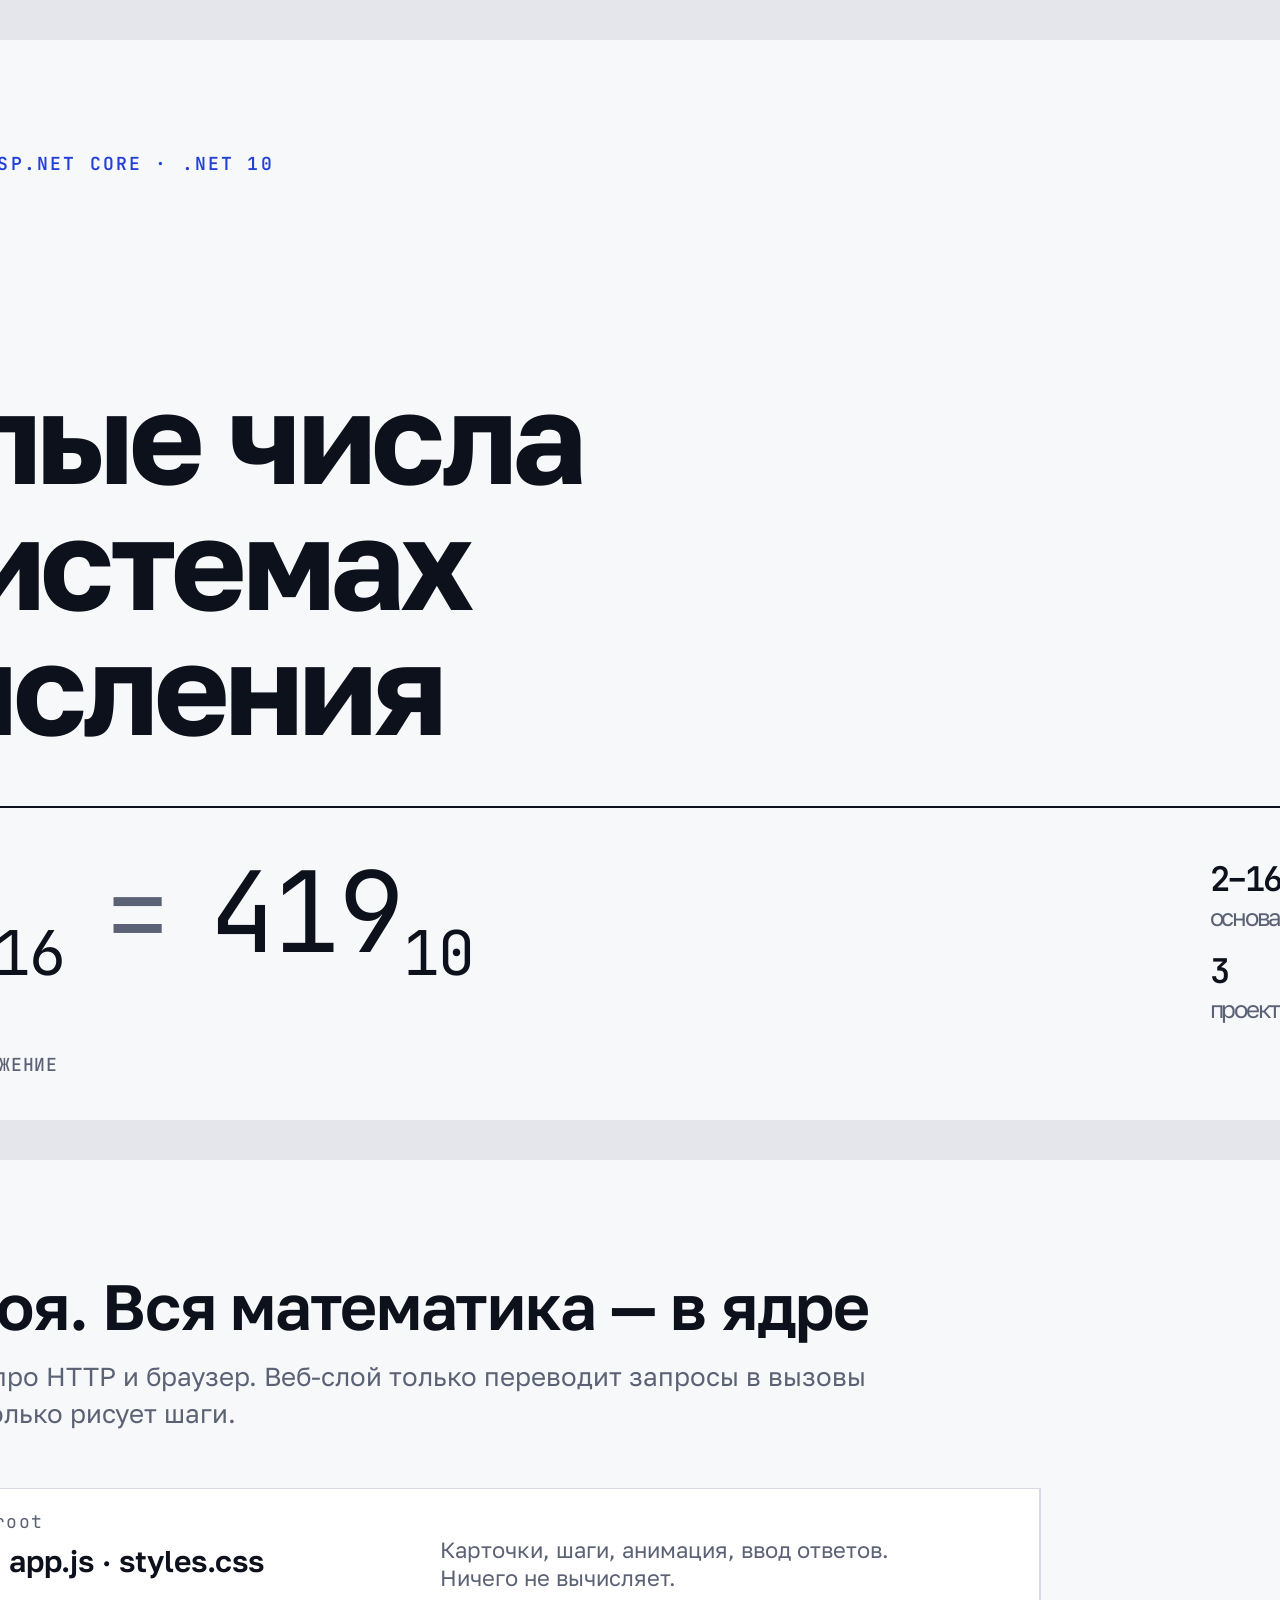
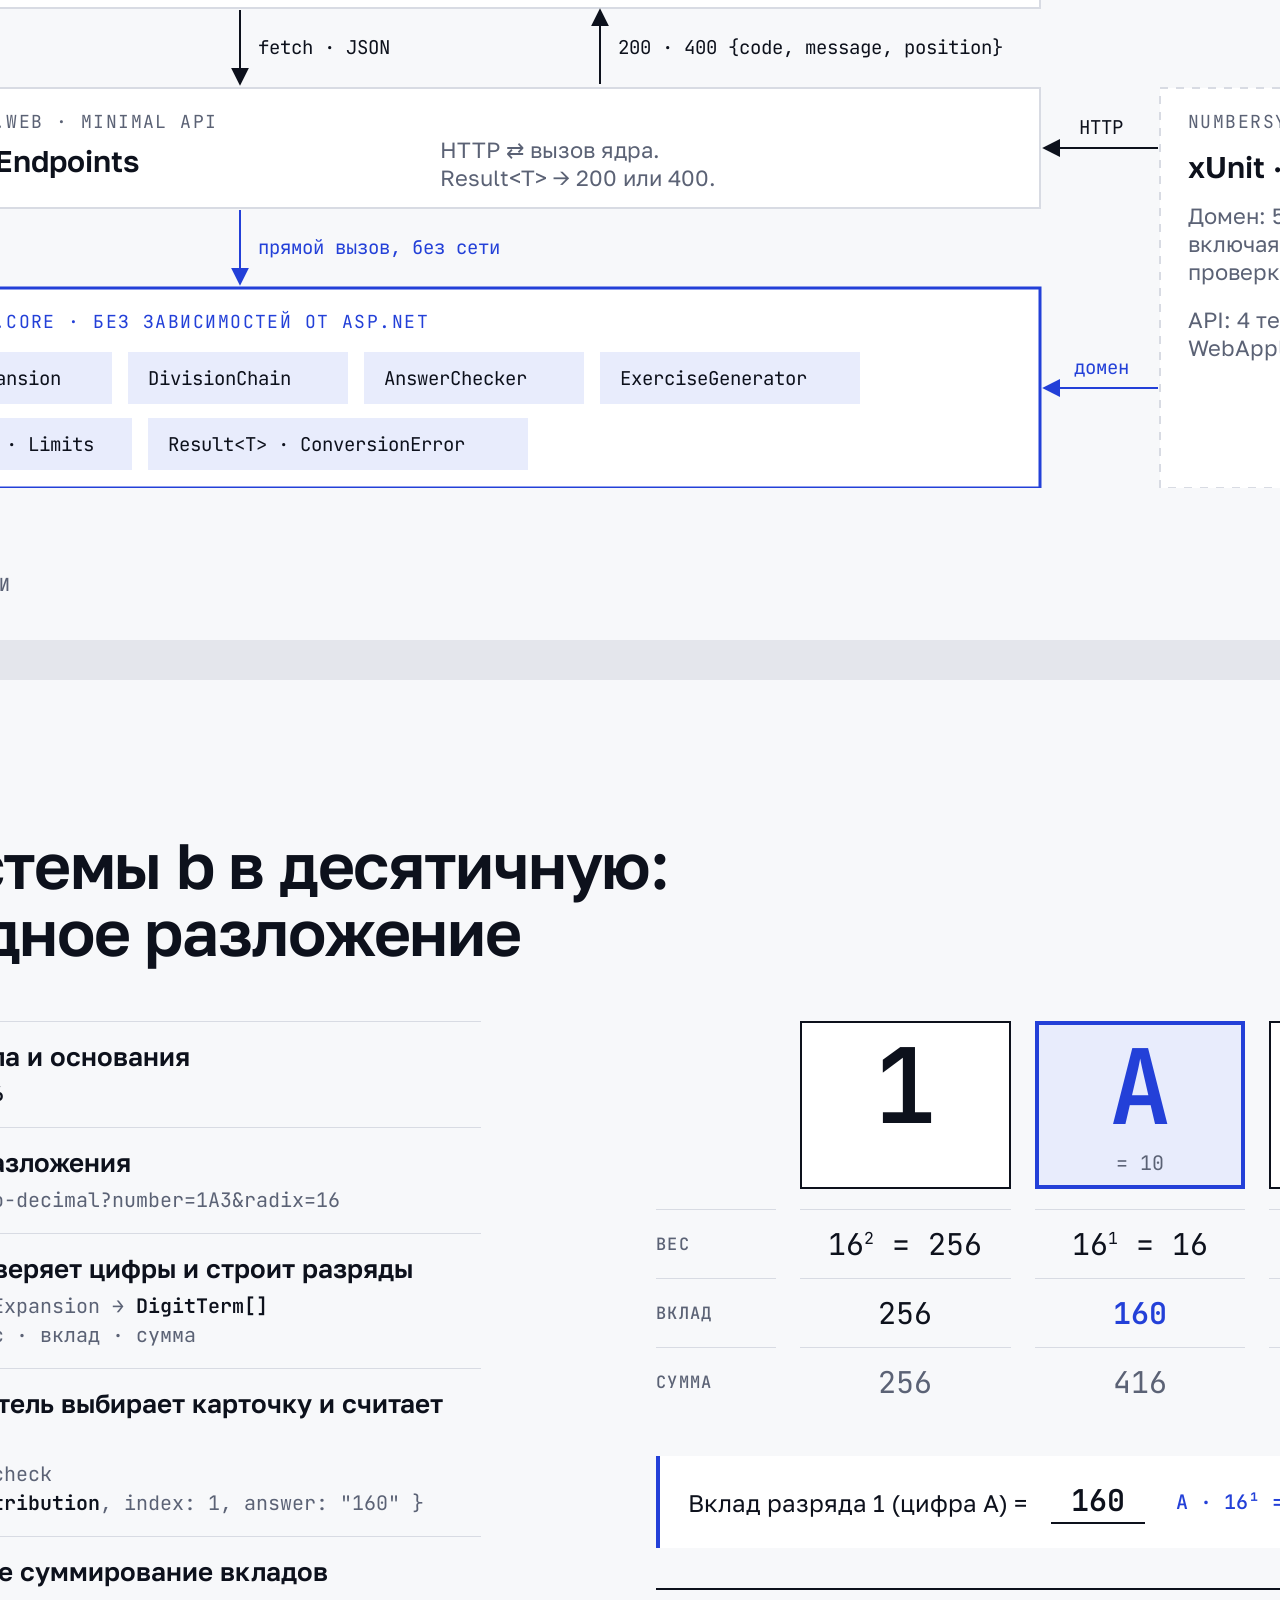
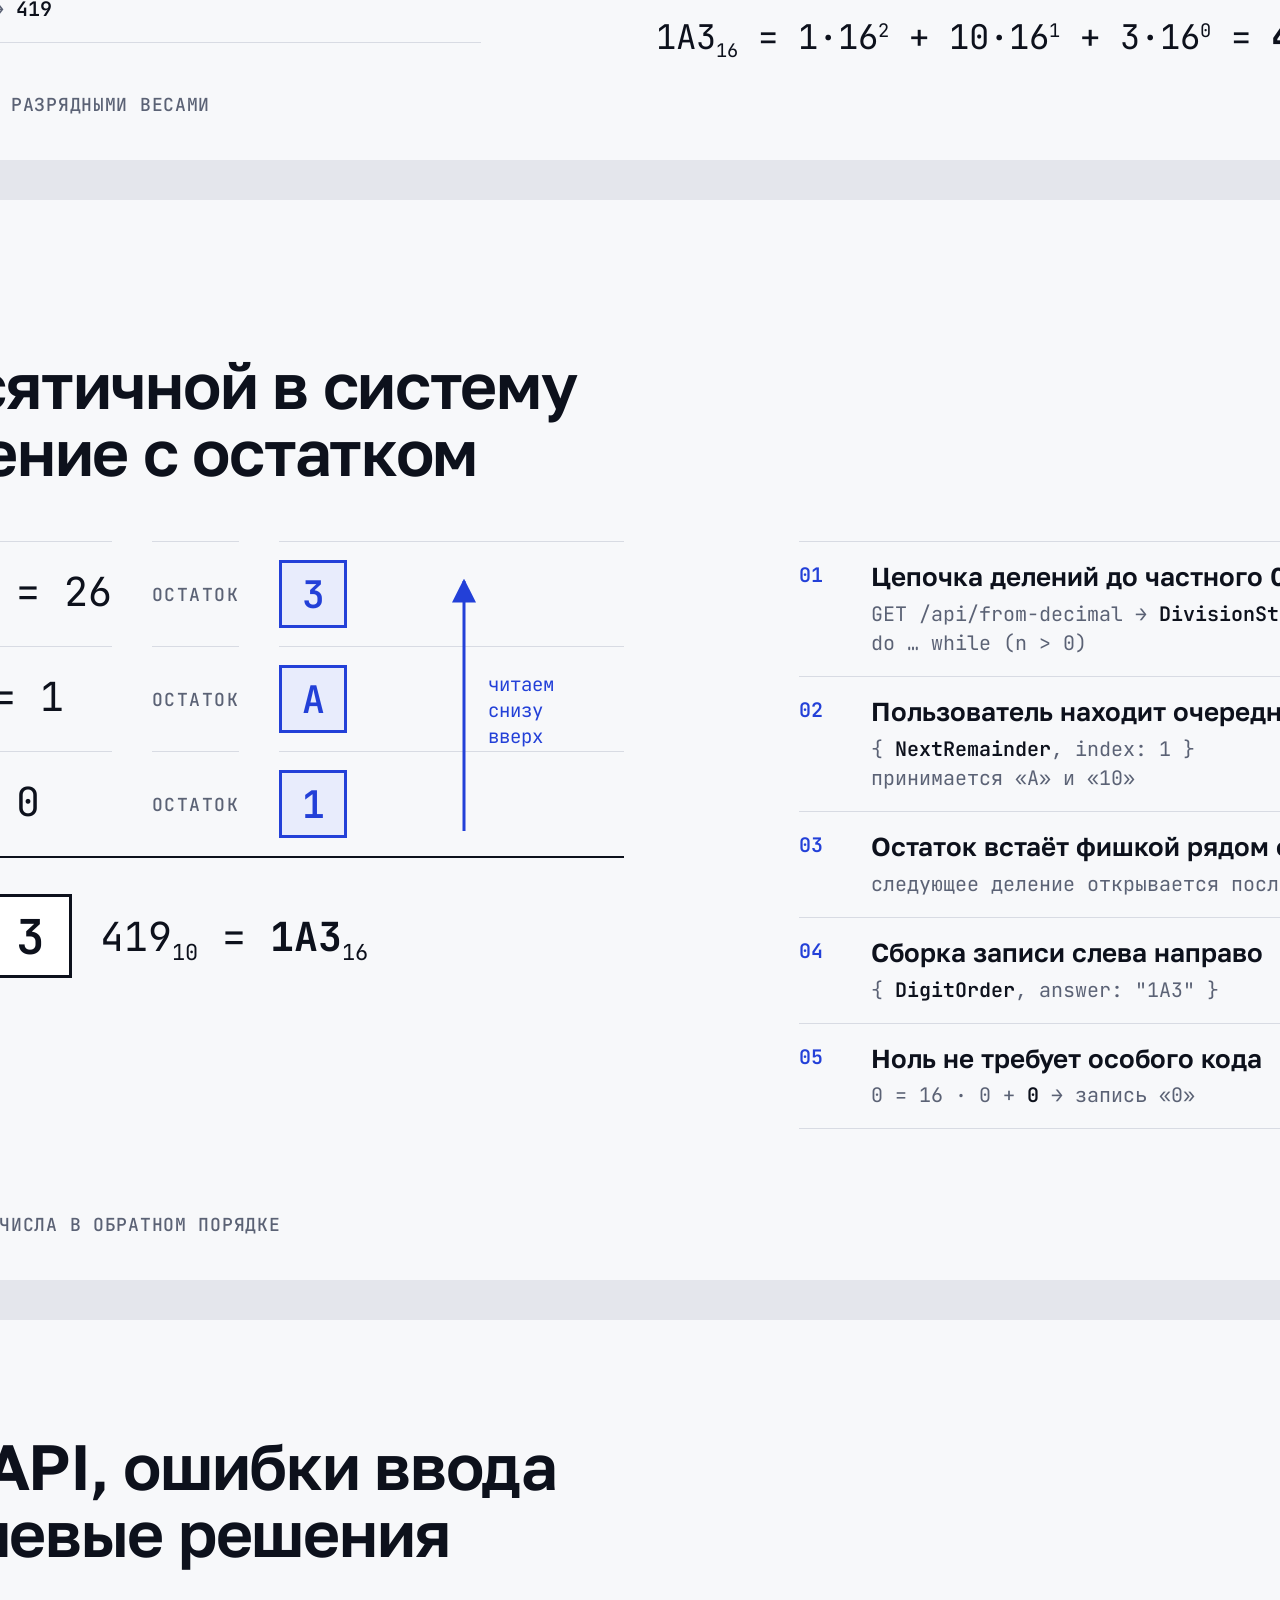
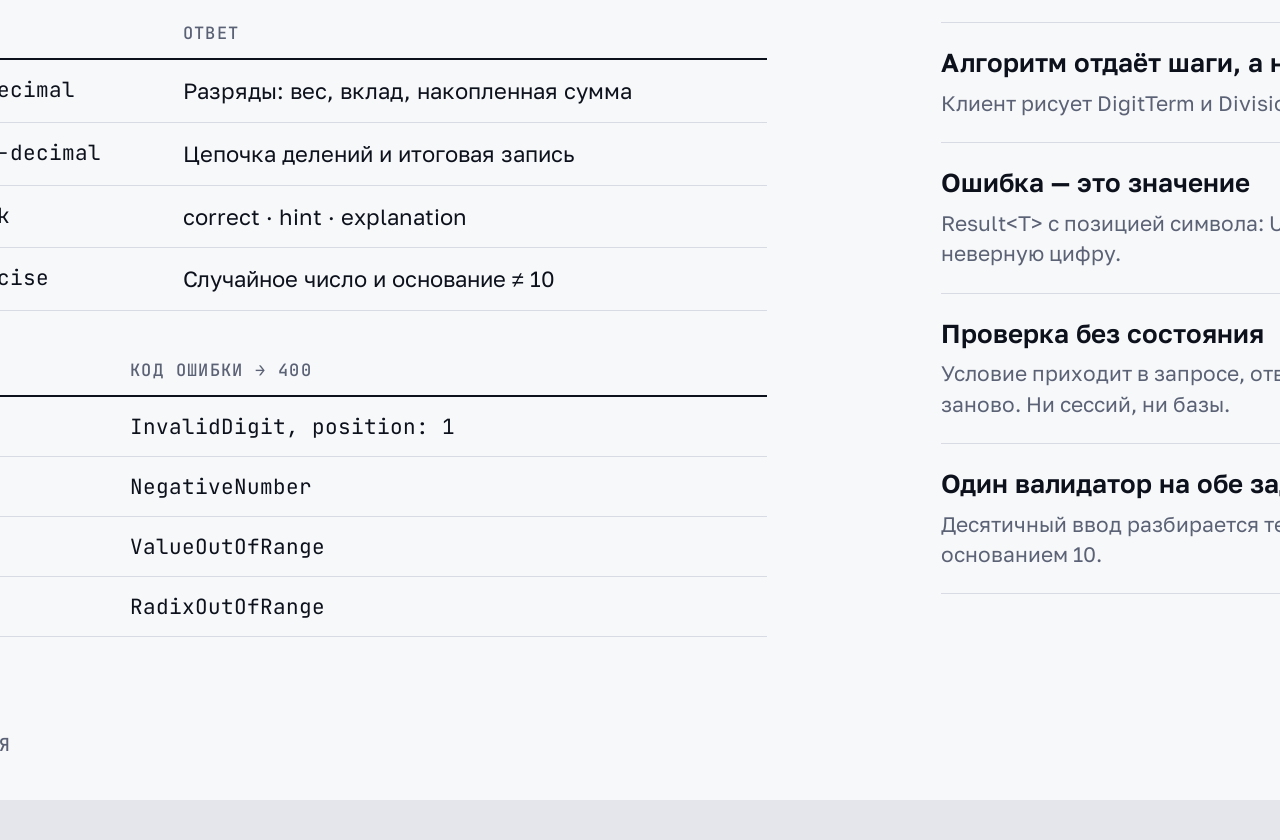
<file: docs/architecture/deck.html>
<!doctype html>
<html lang="ru">
<head>
<meta charset="utf-8">
<title>Архитектура: системы счисления</title>
<link rel="preconnect" href="https://fonts.googleapis.com">
<link rel="preconnect" href="https://fonts.gstatic.com" crossorigin>
<link rel="stylesheet" href="https://fonts.googleapis.com/css2?family=Golos+Text:wght@400;500;600;700&family=JetBrains+Mono:wght@400;600&display=swap">
<style>
/* Швейцарская сетка: 12 колонок, поля 120px, один акцентный цвет, всё выровнено по базовой линии 8px */
:root {
  --paper: #f7f8fa;
  --surface: #ffffff;
  --ink: #0d111c;
  --muted: #5b6275;
  --rule: #d8dbe3;
  --accent: #2340d8;
  --accent-soft: #e8ecfc;
  --font-display: "Golos Text", "Segoe UI", Arial, sans-serif;
  --font-mono: "JetBrains Mono", Consolas, "Courier New", monospace;
}

* { box-sizing: border-box; margin: 0; }
html, body { background: #e4e6ec; }
body { font-family: var(--font-display); color: var(--ink); display: flex; flex-direction: column; align-items: center; gap: 40px; padding: 40px 0; }
body.render { padding: 0; gap: 0; background: var(--paper); }

.slide {
  position: relative; width: 1920px; height: 1080px; overflow: hidden;
  background: var(--paper); padding: 112px 120px 96px;
  display: grid; grid-template-columns: repeat(12, 1fr); column-gap: 32px;
  grid-template-rows: auto 1fr; row-gap: 56px;
}
.slide > header { grid-column: 1 / -1; display: flex; justify-content: space-between; align-items: baseline; }
.slide > header h2 { font-size: 64px; font-weight: 600; letter-spacing: -0.02em; line-height: 1.05; text-wrap: balance; max-width: 1300px; }
.slide > header .lead { margin-top: 20px; font-size: 26px; color: var(--muted); line-height: 1.4; max-width: 1100px; }
.chrome { position: absolute; left: 120px; right: 120px; bottom: 44px; display: flex; justify-content: space-between;
  font: 500 18px var(--font-mono); color: var(--muted); letter-spacing: 0.04em; text-transform: uppercase; }
.chrome .page b { color: var(--ink); font-weight: 600; }
.eyebrow { font: 600 18px var(--font-mono); letter-spacing: 0.12em; text-transform: uppercase; color: var(--accent); }
.mono { font-family: var(--font-mono); }
.muted { color: var(--muted); }
.accent { color: var(--accent); }
sup, sub { font-size: 0.55em; line-height: 0; }

/* ── 1. Обложка ── */
.cover { grid-template-rows: auto 1fr auto; }
.cover .eyebrow { grid-column: 1 / -1; }
.cover h1 { grid-column: 1 / 9; align-self: end; font-size: 128px; line-height: 0.98; font-weight: 700; letter-spacing: -0.035em; text-wrap: balance; }
.cover .equation { grid-column: 1 / -1; display: flex; align-items: baseline; gap: 40px; padding-top: 48px; border-top: 2px solid var(--ink);
  font: 400 112px/1 var(--font-mono); letter-spacing: -0.02em; }
.cover .equation .eq { color: var(--muted); }
.cover .facts { margin-left: auto; display: grid; grid-template-columns: repeat(2, auto); gap: 16px 56px; align-self: center;
  font: 400 24px/1.3 var(--font-display); color: var(--muted); }
.cover .facts b { display: block; font: 600 34px var(--font-mono); color: var(--ink); }

/* ── 2. Слои ── */
.layers figure { grid-column: 1 / -1; }
svg { display: block; width: 100%; height: auto; }
svg text { font-family: var(--font-display); fill: var(--ink); }
svg .t-mono { font-family: var(--font-mono); }
svg .t-title { font-size: 30px; font-weight: 600; }
svg .t-body { font-size: 22px; fill: var(--muted); }
svg .t-label { font-family: var(--font-mono); font-size: 18px; letter-spacing: 0.08em; fill: var(--muted); }
svg .t-edge { font-family: var(--font-mono); font-size: 19px; fill: var(--ink); }
svg .t-accent { fill: var(--accent); }
svg .box { fill: var(--surface); stroke: var(--rule); stroke-width: 2; }
svg .box-accent { fill: var(--surface); stroke: var(--accent); stroke-width: 3; }
svg .chip { fill: var(--accent-soft); stroke: none; }
svg .edge { stroke: var(--ink); stroke-width: 2; fill: none; }
svg .edge-accent { stroke: var(--accent); stroke-width: 2; fill: none; }
svg .dash { stroke: var(--accent); stroke-width: 2; stroke-dasharray: 8 8; fill: none; }

/* ── 3. В десятичную ── */
.steps { list-style: none; padding: 0; display: flex; flex-direction: column; gap: 0; counter-reset: s; }
.steps li { counter-increment: s; display: grid; grid-template-columns: 56px 1fr; gap: 0 16px; padding: 18px 0; border-top: 1px solid var(--rule); }
.steps li:last-child { border-bottom: 1px solid var(--rule); }
.steps li::before { content: counter(s, decimal-leading-zero); font: 600 20px/1.5 var(--font-mono); color: var(--accent); }
.steps .what { font-size: 26px; font-weight: 600; line-height: 1.3; }
.steps .how { grid-column: 2; margin-top: 6px; font: 400 20px/1.45 var(--font-mono); color: var(--muted); }
.steps .how b { color: var(--ink); font-weight: 600; }

.to-decimal .steps { grid-column: 1 / 6; align-self: start; }
.to-decimal .stage { grid-column: 7 / -1; align-self: start; display: flex; flex-direction: column; gap: 40px; }
.cards { display: grid; grid-template-columns: 120px repeat(3, 1fr); column-gap: 24px; row-gap: 0; align-items: center; }
.cards .rowlabel { font: 500 17px var(--font-mono); text-transform: uppercase; letter-spacing: 0.08em; color: var(--muted); }
.cards .cell { text-align: center; font: 400 30px var(--font-mono); padding: 14px 0; border-top: 1px solid var(--rule); }
.cards .rowlabel { padding: 14px 0; border-top: 1px solid var(--rule); align-self: stretch; display: flex; align-items: center; }
.cards .digit { display: grid; place-items: center; height: 168px; margin-bottom: 20px; border: 2px solid var(--ink); background: var(--surface);
  font: 600 104px/1 var(--font-mono); }
.cards .digit.selected { border: 4px solid var(--accent); color: var(--accent); background: var(--accent-soft); }
.cards .digit small { display: block; font: 400 20px var(--font-mono); color: var(--muted); margin-top: -8px; }
.cards .hl { color: var(--accent); font-weight: 600; }
.ask { display: flex; align-items: center; gap: 24px; padding: 24px 28px; background: var(--surface); border-left: 4px solid var(--accent); font-size: 24px; }
.ask .field { font: 600 30px var(--font-mono); border-bottom: 2px solid var(--ink); padding: 0 20px 2px; }
.ask .ok { margin-left: auto; font: 500 20px var(--font-mono); color: var(--accent); }
.total { font: 400 34px var(--font-mono); padding-top: 24px; border-top: 2px solid var(--ink); }

/* ── 4. Из десятичной ── */
.from-decimal .chain { grid-column: 1 / 7; align-self: start; display: grid; grid-template-columns: auto auto 1fr; column-gap: 40px; position: relative; }
.chain .div { font: 400 40px/1 var(--font-mono); padding: 30px 0; border-top: 1px solid var(--rule); white-space: nowrap; }
.chain .lbl { font: 500 18px var(--font-mono); text-transform: uppercase; letter-spacing: 0.08em; color: var(--muted); padding: 30px 0; border-top: 1px solid var(--rule); align-self: stretch; display: flex; align-items: center; }
.chain .rem { padding: 18px 0; border-top: 1px solid var(--rule); }
.chain .rem span { display: inline-grid; place-items: center; width: 68px; height: 68px; border: 3px solid var(--accent); background: var(--accent-soft); color: var(--accent); font: 600 38px var(--font-mono); }
.chain .order { grid-column: 1 / -1; display: flex; align-items: center; gap: 28px; padding-top: 36px; border-top: 2px solid var(--ink); }
.chain .order .slots { display: flex; gap: 10px; }
.chain .order .slots span { display: grid; place-items: center; width: 84px; height: 84px; border: 3px solid var(--ink); background: var(--surface); font: 600 48px var(--font-mono); }
.chain .order .result { font: 400 40px var(--font-mono); }
.chain svg.up { position: absolute; right: 0; top: 0; width: 220px; height: 330px; }
.from-decimal .steps { grid-column: 8 / -1; align-self: start; }

/* ── 5. API и решения ── */
.api { grid-column: 1 / 8; align-self: start; display: flex; flex-direction: column; gap: 48px; }
table { border-collapse: collapse; width: 100%; }
th { text-align: left; font: 500 17px var(--font-mono); text-transform: uppercase; letter-spacing: 0.08em; color: var(--muted); padding: 0 0 14px; border-bottom: 2px solid var(--ink); }
td { padding: 16px 24px 16px 0; border-bottom: 1px solid var(--rule); font-size: 22px; vertical-align: top; line-height: 1.35; }
td.m { font: 400 21px var(--font-mono); white-space: nowrap; }
td.verb { font: 600 18px var(--font-mono); color: var(--accent); width: 80px; }
.errors td.m:first-child mark { background: var(--accent); color: var(--surface); padding: 0 4px; }
.decisions { grid-column: 9 / -1; align-self: start; display: flex; flex-direction: column; }
.decisions div { padding: 24px 0; border-top: 1px solid var(--rule); }
.decisions div:last-child { border-bottom: 1px solid var(--rule); }
.decisions h3 { font-size: 26px; font-weight: 600; line-height: 1.25; }
.decisions p { margin-top: 8px; font-size: 21px; line-height: 1.45; color: var(--muted); }
.decisions .big { font: 600 72px/1 var(--font-mono); color: var(--accent); letter-spacing: -0.02em; }

@page { size: 1920px 1080px; margin: 0; }
@media print { html, body { background: var(--paper); } body { padding: 0; gap: 0; } .slide { break-after: page; } }
</style>
</head>
<body>

<!-- 1 ─────────────────────────────────────────────── -->
<section class="slide cover">
  <p class="eyebrow">Архитектура · ASP.NET Core · .NET 10</p>
  <h1>Целые числа в&nbsp;системах счисления</h1>
  <div class="equation">
    <span>1A3<sub>16</sub></span><span class="eq">=</span><span>419<sub>10</sub></span>
    <div class="facts">
      <div><b>2–16</b>основания</div>
      <div><b>0–4095</b>значения</div>
      <div><b>3</b>проекта</div>
      <div><b>59</b>тестов</div>
    </div>
  </div>
  <footer class="chrome"><span>Учебное веб-приложение</span><span class="page"><b>01</b> / 05</span></footer>
</section>

<!-- 2 ─────────────────────────────────────────────── -->
<section class="slide layers">
  <header>
    <div>
      <h2>Три слоя. Вся математика — в ядре</h2>
      <p class="lead">Ядро не знает про HTTP и браузер. Веб-слой только переводит запросы в вызовы ядра, клиент только рисует шаги.</p>
    </div>
  </header>
  <figure>
    <svg viewBox="0 0 1680 600" role="img" aria-label="Браузер обращается к веб-слою по JSON, веб-слой напрямую вызывает ядро; тесты проверяют ядро и HTTP-контракт">
      <defs>
        <marker id="arr" viewBox="0 0 10 10" refX="9" refY="5" markerWidth="9" markerHeight="9" orient="auto-start-reverse">
          <path d="M0,0 L10,5 L0,10 z" fill="currentColor"/>
        </marker>
        <marker id="arrA" viewBox="0 0 10 10" refX="9" refY="5" markerWidth="9" markerHeight="9" orient="auto-start-reverse">
          <path d="M0,0 L10,5 L0,10 z" fill="#2340d8"/>
        </marker>
      </defs>

      <!-- Браузер -->
      <rect class="box" x="0" y="0" width="1240" height="120"/>
      <text class="t-label" x="32" y="40">БРАУЗЕР · wwwroot</text>
      <text class="t-title" x="32" y="84">index.html · app.js · styles.css</text>
      <text class="t-body" x="640" y="70">Карточки, шаги, анимация, ввод ответов.</text>
      <text class="t-body" x="640" y="98">Ничего не вычисляет.</text>

      <!-- Браузер ⇄ Web -->
      <line class="edge" x1="440" y1="122" x2="440" y2="196" marker-end="url(#arr)" style="color:#0d111c"/>
      <text class="t-edge" x="458" y="166">fetch · JSON</text>
      <line class="edge" x1="800" y1="196" x2="800" y2="122" marker-end="url(#arr)" style="color:#0d111c"/>
      <text class="t-edge" x="818" y="166">200 · 400 {code, message, position}</text>

      <!-- Web -->
      <rect class="box" x="0" y="200" width="1240" height="120"/>
      <text class="t-label" x="32" y="240">NUMBERSYSTEMS.WEB · MINIMAL API</text>
      <text class="t-title" x="32" y="284">ConversionEndpoints</text>
      <text class="t-body" x="640" y="270">HTTP ⇄ вызов ядра.</text>
      <text class="t-body" x="640" y="298">Result&lt;T&gt; → 200 или 400.</text>

      <!-- Web → Core -->
      <line class="edge-accent" x1="440" y1="322" x2="440" y2="396" marker-end="url(#arrA)"/>
      <text class="t-edge t-accent" x="458" y="366">прямой вызов, без сети</text>

      <!-- Core -->
      <rect class="box-accent" x="0" y="400" width="1240" height="200"/>
      <text class="t-label t-accent" x="32" y="440">NUMBERSYSTEMS.CORE · БЕЗ ЗАВИСИМОСТЕЙ ОТ ASP.NET</text>
      <g class="t-mono">
        <rect class="chip" x="32" y="464" width="280" height="52"/><text class="t-edge" x="52" y="497">PositionalExpansion</text>
        <rect class="chip" x="328" y="464" width="220" height="52"/><text class="t-edge" x="348" y="497">DivisionChain</text>
        <rect class="chip" x="564" y="464" width="220" height="52"/><text class="t-edge" x="584" y="497">AnswerChecker</text>
        <rect class="chip" x="800" y="464" width="260" height="52"/><text class="t-edge" x="820" y="497">ExerciseGenerator</text>
        <rect class="chip" x="32" y="530" width="300" height="52"/><text class="t-edge" x="52" y="563">DigitAlphabet · Limits</text>
        <rect class="chip" x="348" y="530" width="380" height="52"/><text class="t-edge" x="368" y="563">Result&lt;T&gt; · ConversionError</text>
      </g>

      <!-- Тесты -->
      <rect class="box" x="1360" y="200" width="320" height="400" style="stroke-dasharray:8 8"/>
      <text class="t-label" x="1388" y="240">NUMBERSYSTEMS.TESTS</text>
      <text class="t-title" x="1388" y="290">xUnit · 59</text>
      <text class="t-body" x="1388" y="336">Домен: 55 тестов,</text>
      <text class="t-body" x="1388" y="364">включая круговую</text>
      <text class="t-body" x="1388" y="392">проверку 15 × 4096</text>
      <text class="t-body" x="1388" y="440">API: 4 теста через</text>
      <text class="t-body" x="1388" y="468">WebApplicationFactory</text>

      <line class="edge" x1="1358" y1="260" x2="1244" y2="260" marker-end="url(#arr)" style="color:#0d111c"/>
      <text class="t-edge" x="1301" y="246" text-anchor="middle">HTTP</text>
      <line class="edge-accent" x1="1358" y1="500" x2="1244" y2="500" marker-end="url(#arrA)"/>
      <text class="t-edge t-accent" x="1301" y="486" text-anchor="middle">домен</text>
    </svg>
  </figure>
  <footer class="chrome"><span>Слои и зависимости</span><span class="page"><b>02</b> / 05</span></footer>
</section>

<!-- 3 ─────────────────────────────────────────────── -->
<section class="slide to-decimal">
  <header>
    <div>
      <p class="eyebrow">Задача 1</p>
      <h2 style="margin-top:16px">Из системы b в десятичную: разрядное разложение</h2>
    </div>
  </header>
  <ol class="steps">
    <li><span class="what">Ввод числа и основания</span><span class="how"><b>1A3</b>, b = <b>16</b></span></li>
    <li><span class="what">Запрос разложения</span><span class="how">GET /api/to-decimal?number=1A3&amp;radix=16</span></li>
    <li><span class="what">Ядро проверяет цифры и строит разряды</span><span class="how">PositionalExpansion → <b>DigitTerm[]</b><br>цифра · вес · вклад · сумма</span></li>
    <li><span class="what">Пользователь выбирает карточку и считает вклад</span><span class="how">POST /api/check<br>{ <b>DigitContribution</b>, index: 1, answer: "160" }</span></li>
    <li><span class="what">Поэтапное суммирование вкладов</span><span class="how">256 → 416 → <b>419</b></span></li>
  </ol>
  <div class="stage">
    <div class="cards">
      <span></span>
      <div class="digit">1<small>&nbsp;</small></div>
      <div class="digit selected">A<small class="accent">= 10</small></div>
      <div class="digit">3<small>&nbsp;</small></div>

      <span class="rowlabel">Вес</span>
      <span class="cell">16<sup>2</sup> = 256</span><span class="cell">16<sup>1</sup> = 16</span><span class="cell">16<sup>0</sup> = 1</span>
      <span class="rowlabel">Вклад</span>
      <span class="cell">256</span><span class="cell hl">160</span><span class="cell">3</span>
      <span class="rowlabel">Сумма</span>
      <span class="cell muted">256</span><span class="cell muted">416</span><span class="cell">419</span>
    </div>
    <div class="ask">Вклад разряда 1 (цифра A) = <span class="field">160</span><span class="ok">A · 16¹ = 10 · 16 = 160</span></div>
    <div class="total">1A3<sub>16</sub> = 1·16<sup>2</sup> + 10·16<sup>1</sup> + 3·16<sup>0</sup> = <b>419</b><sub>10</sub></div>
  </div>
  <footer class="chrome"><span>Карточки цифр над разрядными весами</span><span class="page"><b>03</b> / 05</span></footer>
</section>

<!-- 4 ─────────────────────────────────────────────── -->
<section class="slide from-decimal">
  <header>
    <div>
      <p class="eyebrow">Задача 2</p>
      <h2 style="margin-top:16px">Из десятичной в систему b: деление с остатком</h2>
    </div>
  </header>
  <div class="chain">
    <span class="div">419 : 16 = 26</span><span class="lbl">остаток</span><span class="rem"><span>3</span></span>
    <span class="div">26 : 16 = 1</span><span class="lbl">остаток</span><span class="rem"><span>A</span></span>
    <span class="div">1 : 16 = 0</span><span class="lbl">остаток</span><span class="rem"><span>1</span></span>
    <svg class="up" viewBox="0 0 220 330" aria-hidden="true">
      <defs>
        <marker id="arrUp" viewBox="0 0 10 10" refX="9" refY="5" markerWidth="8" markerHeight="8" orient="auto">
          <path d="M0,0 L10,5 L0,10 z" fill="#2340d8"/>
        </marker>
      </defs>
      <line x1="60" y1="290" x2="60" y2="40" stroke="#2340d8" stroke-width="3" marker-end="url(#arrUp)"/>
      <text class="t-edge t-accent" x="84" y="150">читаем</text>
      <text class="t-edge t-accent" x="84" y="176">снизу</text>
      <text class="t-edge t-accent" x="84" y="202">вверх</text>
    </svg>
    <div class="order">
      <div class="slots"><span>1</span><span>A</span><span>3</span></div>
      <span class="result">419<sub>10</sub> = <b>1A3</b><sub>16</sub></span>
    </div>
  </div>
  <ol class="steps">
    <li><span class="what">Цепочка делений до частного 0</span><span class="how">GET /api/from-decimal → <b>DivisionStep[]</b><br>do … while (n &gt; 0)</span></li>
    <li><span class="what">Пользователь находит очередной остаток</span><span class="how">{ <b>NextRemainder</b>, index: 1 }<br>принимается «A» и «10»</span></li>
    <li><span class="what">Остаток встаёт фишкой рядом с делением</span><span class="how">следующее деление открывается после верного ответа</span></li>
    <li><span class="what">Сборка записи слева направо</span><span class="how">{ <b>DigitOrder</b>, answer: "1A3" }</span></li>
    <li><span class="what">Ноль не требует особого кода</span><span class="how">0 = 16 · 0 + <b>0</b> → запись «0»</span></li>
  </ol>
  <footer class="chrome"><span>Остатки → запись числа в обратном порядке</span><span class="page"><b>04</b> / 05</span></footer>
</section>

<!-- 5 ─────────────────────────────────────────────── -->
<section class="slide">
  <header>
    <div>
      <h2>HTTP API, ошибки ввода и ключевые решения</h2>
    </div>
  </header>
  <div class="api">
    <table>
      <thead><tr><th></th><th>Путь</th><th>Ответ</th></tr></thead>
      <tbody>
        <tr><td class="verb">GET</td><td class="m">/api/to-decimal</td><td>Разряды: вес, вклад, накопленная сумма</td></tr>
        <tr><td class="verb">GET</td><td class="m">/api/from-decimal</td><td>Цепочка делений и итоговая запись</td></tr>
        <tr><td class="verb">POST</td><td class="m">/api/check</td><td>correct · hint · explanation</td></tr>
        <tr><td class="verb">GET</td><td class="m">/api/exercise</td><td>Случайное число и основание ≠ 10</td></tr>
      </tbody>
    </table>
    <table class="errors">
      <thead><tr><th>Ввод</th><th>Код ошибки → 400</th></tr></thead>
      <tbody>
        <tr><td class="m">1<mark>2</mark>01<sub>2</sub></td><td class="m">InvalidDigit, position: 1</td></tr>
        <tr><td class="m">-5</td><td class="m">NegativeNumber</td></tr>
        <tr><td class="m">4096 · 1000<sub>16</sub></td><td class="m">ValueOutOfRange</td></tr>
        <tr><td class="m">b = 17</td><td class="m">RadixOutOfRange</td></tr>
      </tbody>
    </table>
  </div>
  <div class="decisions">
    <div><h3>Алгоритм отдаёт шаги, а не только ответ</h3><p>Клиент рисует DigitTerm и DivisionStep как есть.</p></div>
    <div><h3>Ошибка — это значение</h3><p>Result&lt;T&gt; с позицией символа: UI подсвечивает неверную цифру.</p></div>
    <div><h3>Проверка без состояния</h3><p>Условие приходит в запросе, ответ вычисляется заново. Ни сессий, ни базы.</p></div>
    <div><h3>Один валидатор на обе задачи</h3><p>Десятичный ввод разбирается тем же кодом с основанием 10.</p></div>
  </div>
  <footer class="chrome"><span>Контракт и решения</span><span class="page"><b>05</b> / 05</span></footer>
</section>

<script>
  // ?slide=N — показать один слайд без полей (для рендера в PNG)
  const n = Number(new URLSearchParams(location.search).get('slide'));
  if (n) {
    document.body.classList.add('render');
    document.querySelectorAll('.slide').forEach((s, i) => { s.hidden = i + 1 !== n; });
  }
</script>
<style>[hidden]{display:none!important}</style>
</body>
</html>
</file>
